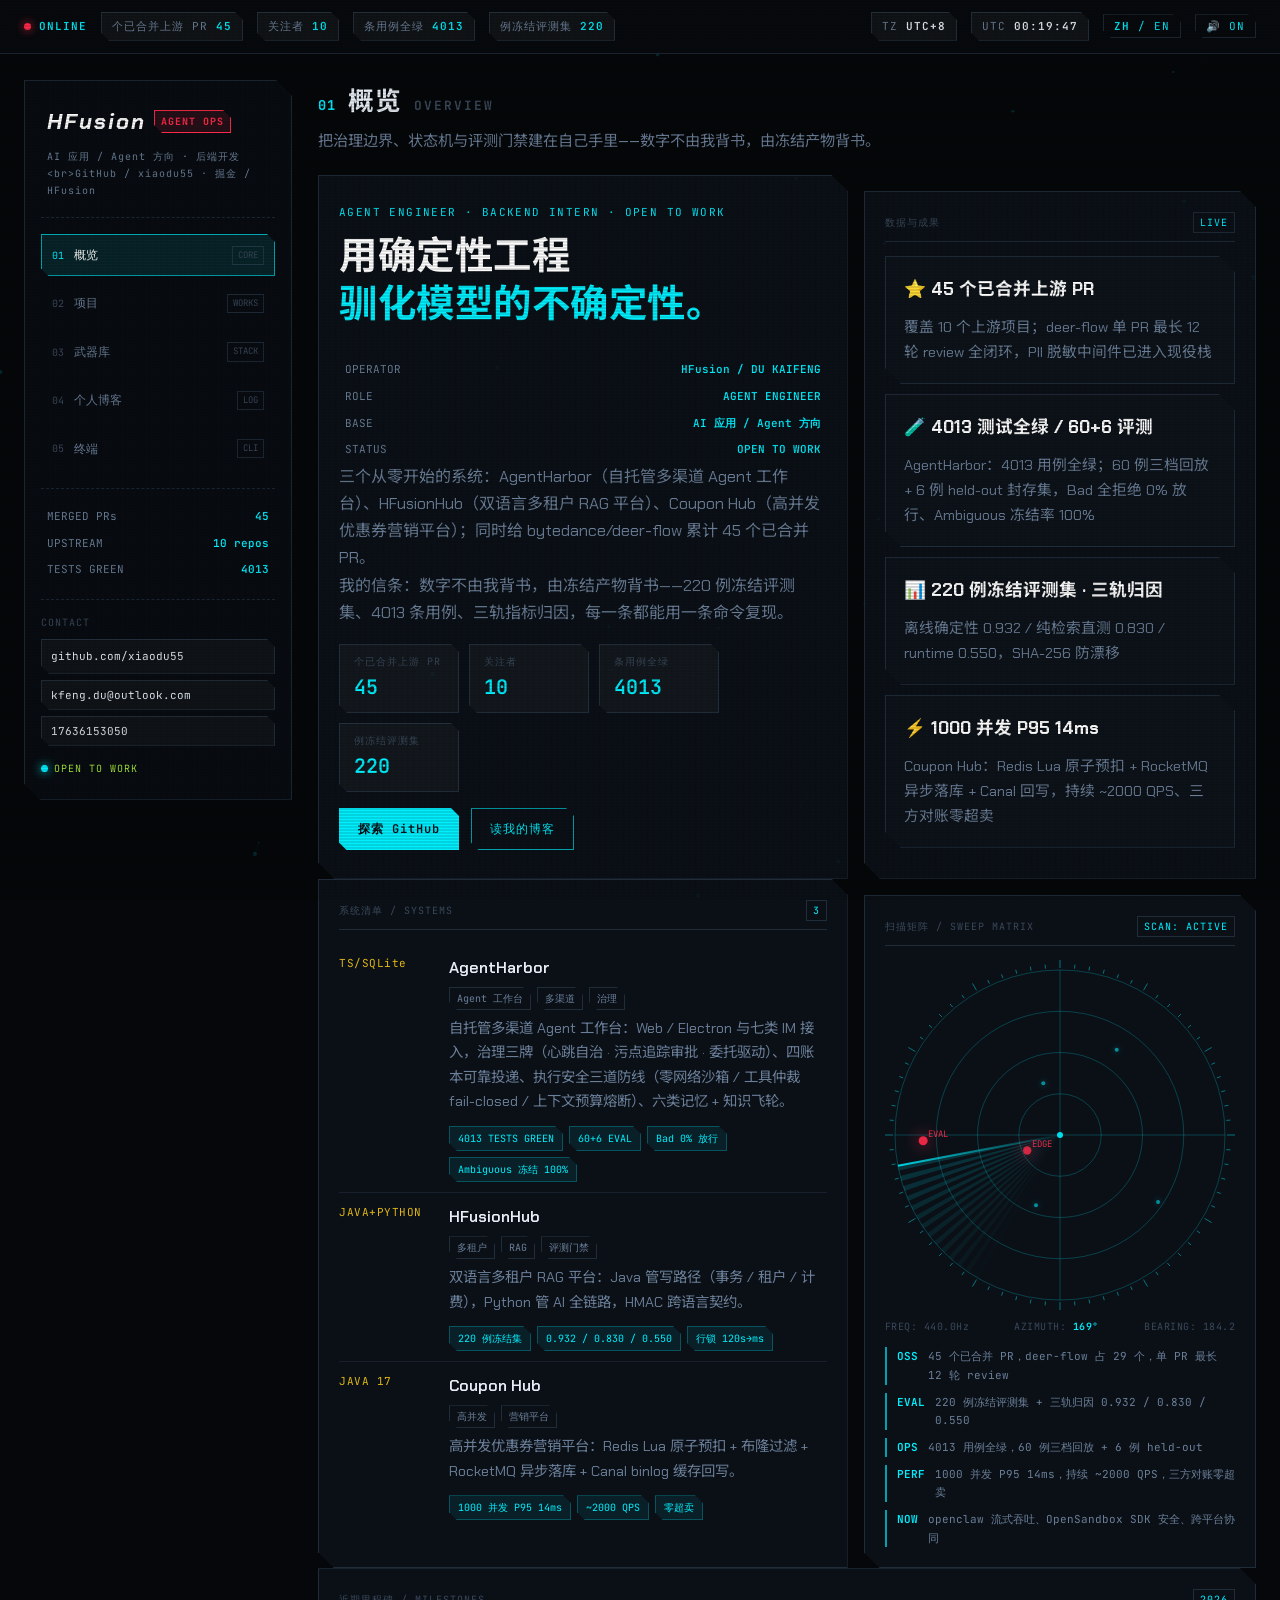
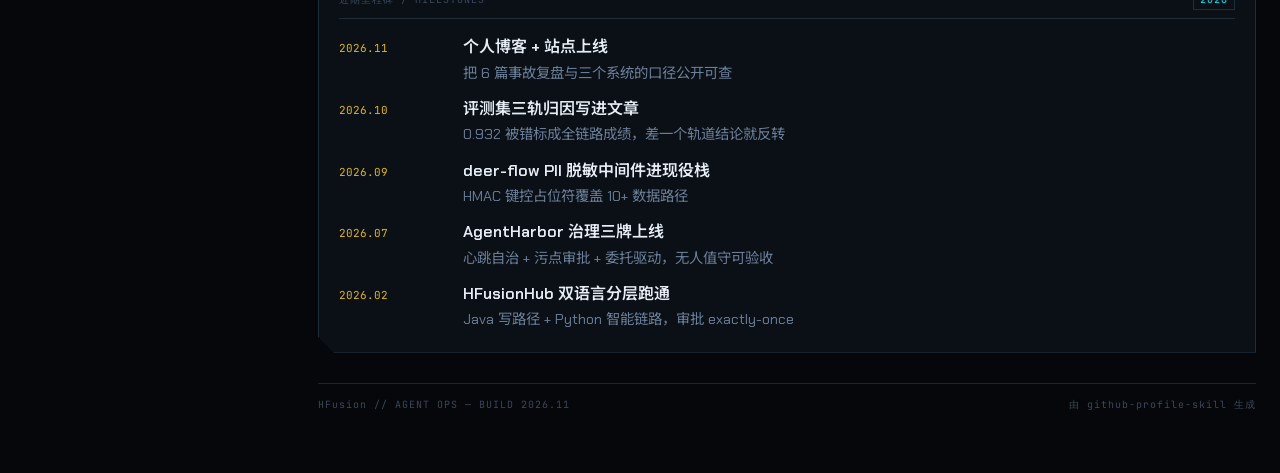
<file: index.html>
<!DOCTYPE html>
<html lang="zh-CN">
<head>
  <meta charset="utf-8">
  <meta name="viewport" content="width=device-width, initial-scale=1.0">
  <title>HFusion | AI 应用 / Agent 方向</title>
  <meta name="description" content="HFusion（杜凯峰 / xiaodu55）的个人站点：Agent 治理、RAG 评测门禁与高并发后端。">
  <meta name="author" content="xiaodu55">
  <link rel="stylesheet" href="assets/site.css">
  <script>try { if (sessionStorage.getItem('hud_booted') === '1') { document.documentElement.className += ' no-boot'; } } catch (e) {}</script>
</head>
<body data-entry="1">
<div class="scanlines" aria-hidden="true"></div>
<canvas id="neuralCanvas" aria-hidden="true"></canvas>

<div class="boot-overlay" id="bootOverlay">
  <div class="boot-box">
    <div class="boot-logo">HFusion // AGENT OPS</div>
    <div class="boot-log" id="bootLog">&gt; booting ...</div>
    <div class="boot-bar-frame"><div class="boot-bar-progress" id="bootProgress"></div></div>
  </div>
</div>

<header class="hud">
  <div class="hud__inner">
    <div class="hud-left">
      <div class="status-badge"><span class="pulse-dot"></span><span>ONLINE</span></div>
      <div class="hud-chip"><span>个已合并上游 PR</span><strong class="cyan"><span data-live="mergedPRs">45</span></strong></div><div class="hud-chip"><span>关注者</span><strong class="cyan"><span data-live="followers">10</span></strong></div><div class="hud-chip"><span>条用例全绿</span><strong class="cyan"><span data-live="testsGreen">4013</span></strong></div><div class="hud-chip"><span>例冻结评测集</span><strong class="cyan"><span data-live="evalCases">220</span></strong></div>
    </div>
    <div class="hud-right">
      <div class="hud-chip"><span>TZ</span><strong>UTC+8</strong></div>
      <div class="hud-chip"><span>UTC</span><strong id="hudClock">00:00:00</strong></div>
      <button class="lang-btn" type="button" id="langToggleBtn"><span class="lang-current" id="langCurrent">ZH</span> / <span id="langAlt">EN</span></button>
      <button class="lang-btn" type="button" id="soundToggleBtn"><span id="soundIcon">🔊</span> <span id="soundStatusText">ON</span></button>
    </div>
  </div>
</header>

<div class="shell">
  <aside class="sidebar">
    <div class="brand-box">
      <div class="brand-title"><span>HFusion</span><span class="tag">AGENT OPS</span></div>
      <div class="brand-sub">AI 应用 / Agent 方向 · 后端开发&lt;br&gt;GitHub / xiaodu55 · 掘金 / HFusion</div>
    </div>
    <ul class="nav-menu">
          <li><a class="nav-btn active" href="index.html"><span class="left-content"><span class="nav-idx">01</span><span class="nav-label" data-bind="nav.overview.label">概览</span></span><span class="nav-tag">CORE</span></a></li>
          <li><a class="nav-btn" href="missions.html"><span class="left-content"><span class="nav-idx">02</span><span class="nav-label" data-bind="nav.missions.label">项目</span></span><span class="nav-tag">WORKS</span></a></li>
          <li><a class="nav-btn" href="arsenal.html"><span class="left-content"><span class="nav-idx">03</span><span class="nav-label" data-bind="nav.arsenal.label">武器库</span></span><span class="nav-tag">STACK</span></a></li>
          <li><a class="nav-btn" href="blog.html"><span class="left-content"><span class="nav-idx">04</span><span class="nav-label" data-bind="nav.blog.label">个人博客</span></span><span class="nav-tag">LOG</span></a></li>
          <li><a class="nav-btn" href="terminal.html"><span class="left-content"><span class="nav-idx">05</span><span class="nav-label" data-bind="nav.terminal.label">终端</span></span><span class="nav-tag">CLI</span></a></li>
    </ul>
    <div class="sidebar-stats">
<div class="stat-row"><span>MERGED PRs</span><span class="stat-val">45</span></div>
<div class="stat-row"><span>UPSTREAM</span><span class="stat-val">10 repos</span></div>
<div class="stat-row"><span>TESTS GREEN</span><span class="stat-val">4013</span></div>
    </div>
    <div class="contact-box">
      <div class="contact-title">CONTACT</div>
<a class="contact-line" href="https://github.com/xiaodu55"><span>github.com/xiaodu55</span></a>
<button class="contact-line" type="button" data-copy-value="kfeng.du@outlook.com" data-copy-msg="已复制"><span>kfeng.du@outlook.com</span></button>
<button class="contact-line" type="button" data-copy-value="17636153050" data-copy-msg="已复制"><span>17636153050</span></button>
    </div>
    <div class="status-open"><span class="pulse-dot" style="background: var(--accent-cyan); box-shadow: 0 0 10px var(--accent-cyan);"></span><span>OPEN TO WORK</span></div>
  </aside>

  <main class="viewport">
<div class="section-title"><span class="idx">01</span><span>概览</span><span class="en">OVERVIEW</span></div><div class="section-sub">把治理边界、状态机与评测门禁建在自己手里——数字不由我背书，由冻结产物背书。</div>
<div class="grid-2">
<section class="panel hero-panel">
<div class="kicker" data-bind="home.hero.tagline">AGENT ENGINEER · BACKEND INTERN · OPEN TO WORK</div>
<h1 class="hero-headline"><span data-bind="home.hero.title">用确定性工程</span><br><span class="hl" data-bind="home.hero.highlight">驯化模型的不确定性。</span></h1>
<div class="operator-file"><div class="stat-row"><span>OPERATOR</span><span class="stat-val">HFusion / DU KAIFENG</span></div><div class="stat-row"><span>ROLE</span><span class="stat-val">AGENT ENGINEER</span></div><div class="stat-row"><span>BASE</span><span class="stat-val">AI 应用 / Agent 方向</span></div><div class="stat-row"><span>STATUS</span><span class="stat-val">OPEN TO WORK</span></div></div>
<p class="hero-manifesto" data-bind="home.hero.paragraph.0">三个从零开始的系统：AgentHarbor（自托管多渠道 Agent 工作台）、HFusionHub（双语言多租户 RAG 平台）、Coupon Hub（高并发优惠券营销平台）；同时给 bytedance/deer-flow 累计 45 个已合并 PR。</p>
<p class="hero-manifesto" data-bind="home.hero.paragraph.1">我的信条：数字不由我背书，由冻结产物背书——220 例冻结评测集、4013 条用例、三轨指标归因，每一条都能用一条命令复现。</p>
<div class="telemetry"><div class="tel-item"><div class="label">个已合并上游 PR</div><div class="value"><span data-live="mergedPRs">45</span></div></div><div class="tel-item"><div class="label">关注者</div><div class="value"><span data-live="followers">10</span></div></div><div class="tel-item"><div class="label">条用例全绿</div><div class="value"><span data-live="testsGreen">4013</span></div></div><div class="tel-item"><div class="label">例冻结评测集</div><div class="value"><span data-live="evalCases">220</span></div></div></div>
<div class="action-row">
<a class="btn-tactical" href="https://github.com/xiaodu55">探索 GitHub</a>
<a class="btn-ghost" href="blog.html">读我的博客</a>
</div>
</section>
<section class="panel">
<div class="card-hud-bar"><span>数据与成果</span><span class="tag">LIVE</span></div>
<div class="mission-card" style="margin-bottom:10px;"><div class="mission-head"><span class="mission-name">⭐ 45 个已合并上游 PR</span></div><div class="mission-desc">覆盖 10 个上游项目；deer-flow 单 PR 最长 12 轮 review 全闭环，PII 脱敏中间件已进入现役栈</div></div>
<div class="mission-card" style="margin-bottom:10px;"><div class="mission-head"><span class="mission-name">🧪 4013 测试全绿 / 60+6 评测</span></div><div class="mission-desc">AgentHarbor：4013 用例全绿；60 例三档回放 + 6 例 held-out 封存集，Bad 全拒绝 0% 放行、Ambiguous 冻结率 100%</div></div>
<div class="mission-card" style="margin-bottom:10px;"><div class="mission-head"><span class="mission-name">📊 220 例冻结评测集 · 三轨归因</span></div><div class="mission-desc">离线确定性 0.932 / 纯检索直测 0.830 / runtime 0.550，SHA-256 防漂移</div></div>
<div class="mission-card" style="margin-bottom:10px;"><div class="mission-head"><span class="mission-name">⚡ 1000 并发 P95 14ms</span></div><div class="mission-desc">Coupon Hub：Redis Lua 原子预扣 + RocketMQ 异步落库 + Canal 回写，持续 ~2000 QPS、三方对账零超卖</div></div>
</section>
</div>
<div class="grid-2">
<section class="panel">
<div class="card-hud-bar"><span>系统清单 / SYSTEMS</span><span class="tag">3</span></div>
<div class="tl-row" style="grid-template-columns:96px 1fr;"><div class="tl-period">TS/SQLite</div><div><div class="tl-title">AgentHarbor</div><div class="mission-tags" style="margin:6px 0;"><span class="mission-tag">Agent 工作台</span><span class="mission-tag">多渠道</span><span class="mission-tag">治理</span></div><div class="tl-body">自托管多渠道 Agent 工作台：Web / Electron 与七类 IM 接入，治理三牌（心跳自治 · 污点追踪审批 · 委托驱动）、四账本可靠投递、执行安全三道防线（零网络沙箱 / 工具仲裁 fail-closed / 上下文预算熔断）、六类记忆 + 知识飞轮。</div><div class="mission-metrics"><span class="metric-chip">4013 TESTS GREEN</span><span class="metric-chip">60+6 EVAL</span><span class="metric-chip">Bad 0% 放行</span><span class="metric-chip">Ambiguous 冻结 100%</span></div></div></div>
<div class="tl-row" style="grid-template-columns:96px 1fr;"><div class="tl-period">JAVA+PYTHON</div><div><div class="tl-title">HFusionHub</div><div class="mission-tags" style="margin:6px 0;"><span class="mission-tag">多租户</span><span class="mission-tag">RAG</span><span class="mission-tag">评测门禁</span></div><div class="tl-body">双语言多租户 RAG 平台：Java 管写路径（事务 / 租户 / 计费），Python 管 AI 全链路，HMAC 跨语言契约。</div><div class="mission-metrics"><span class="metric-chip">220 例冻结集</span><span class="metric-chip">0.932 / 0.830 / 0.550</span><span class="metric-chip">行锁 120s→ms</span></div></div></div>
<div class="tl-row" style="grid-template-columns:96px 1fr;"><div class="tl-period">JAVA 17</div><div><div class="tl-title">Coupon Hub</div><div class="mission-tags" style="margin:6px 0;"><span class="mission-tag">高并发</span><span class="mission-tag">营销平台</span></div><div class="tl-body">高并发优惠券营销平台：Redis Lua 原子预扣 + 布隆过滤 + RocketMQ 异步落库 + Canal binlog 缓存回写。</div><div class="mission-metrics"><span class="metric-chip">1000 并发 P95 14ms</span><span class="metric-chip">~2000 QPS</span><span class="metric-chip">零超卖</span></div></div></div>
</section>
<section class="panel radar-card">
<div class="card-hud-bar"><span>扫描矩阵 / SWEEP MATRIX</span><span class="tag">SCAN: ACTIVE</span></div>
<div class="radar-wrapper"><canvas id="radarCanvas"></canvas></div>
<div class="radar-coords"><span>FREQ: 440.0Hz</span><span>AZIMUTH: <b id="radarAzimuth">032°</b></span><span>BEARING: 184.2</span></div>
<div class="signal-list">
<div class="signal-item"><b>OSS</b><span>45 个已合并 PR，deer-flow 占 29 个，单 PR 最长 12 轮 review</span></div>
<div class="signal-item"><b>EVAL</b><span>220 例冻结评测集 + 三轨归因 0.932 / 0.830 / 0.550</span></div>
<div class="signal-item"><b>OPS</b><span>4013 用例全绿，60 例三档回放 + 6 例 held-out</span></div>
<div class="signal-item"><b>PERF</b><span>1000 并发 P95 14ms，持续 ~2000 QPS，三方对账零超卖</span></div>
<div class="signal-item"><b>NOW</b><span>openclaw 流式吞吐、OpenSandbox SDK 安全、跨平台协同</span></div>
</div>
</section>
</div>
<section class="panel">
<div class="card-hud-bar"><span>近期里程碑 / MILESTONES</span><span class="tag">2026</span></div>
<div class="milestone-list">
<div class="milestone-item"><div class="milestone-when">2026.11</div><div><div class="milestone-what">个人博客 + 站点上线</div><div class="milestone-why">把 6 篇事故复盘与三个系统的口径公开可查</div></div></div>
<div class="milestone-item"><div class="milestone-when">2026.10</div><div><div class="milestone-what">评测集三轨归因写进文章</div><div class="milestone-why">0.932 被错标成全链路成绩，差一个轨道结论就反转</div></div></div>
<div class="milestone-item"><div class="milestone-when">2026.09</div><div><div class="milestone-what">deer-flow PII 脱敏中间件进现役栈</div><div class="milestone-why">HMAC 键控占位符覆盖 10+ 数据路径</div></div></div>
<div class="milestone-item"><div class="milestone-when">2026.07</div><div><div class="milestone-what">AgentHarbor 治理三牌上线</div><div class="milestone-why">心跳自治 + 污点审批 + 委托驱动，无人值守可验收</div></div></div>
<div class="milestone-item"><div class="milestone-when">2026.02</div><div><div class="milestone-what">HFusionHub 双语言分层跑通</div><div class="milestone-why">Java 写路径 + Python 智能链路，审批 exactly-once</div></div></div>
</div></section>
    <div class="footer-hud">
      <span>HFusion // AGENT OPS — BUILD 2026.11</span>
      <span>由 github-profile-skill 生成</span>
    </div>
  </main>
</div>

<nav class="mobile-nav" aria-label="移动端导航">
  <a class="m-nav-btn active" href="index.html"><span class="mi">◈</span><span>概览</span></a>
      <a class="m-nav-btn" href="missions.html"><span class="mi">▣</span><span>项目</span></a>
      <a class="m-nav-btn" href="arsenal.html"><span class="mi">⚙</span><span>武器库</span></a>
      <a class="m-nav-btn" href="blog.html"><span class="mi">✎</span><span>博客</span></a>
      <a class="m-nav-btn" href="terminal.html"><span class="mi">▷</span><span>终端</span></a>
</nav>

<script src="assets/content.js"></script>
<script src="assets/site.js" defer></script>
</body>
</html>
</file>
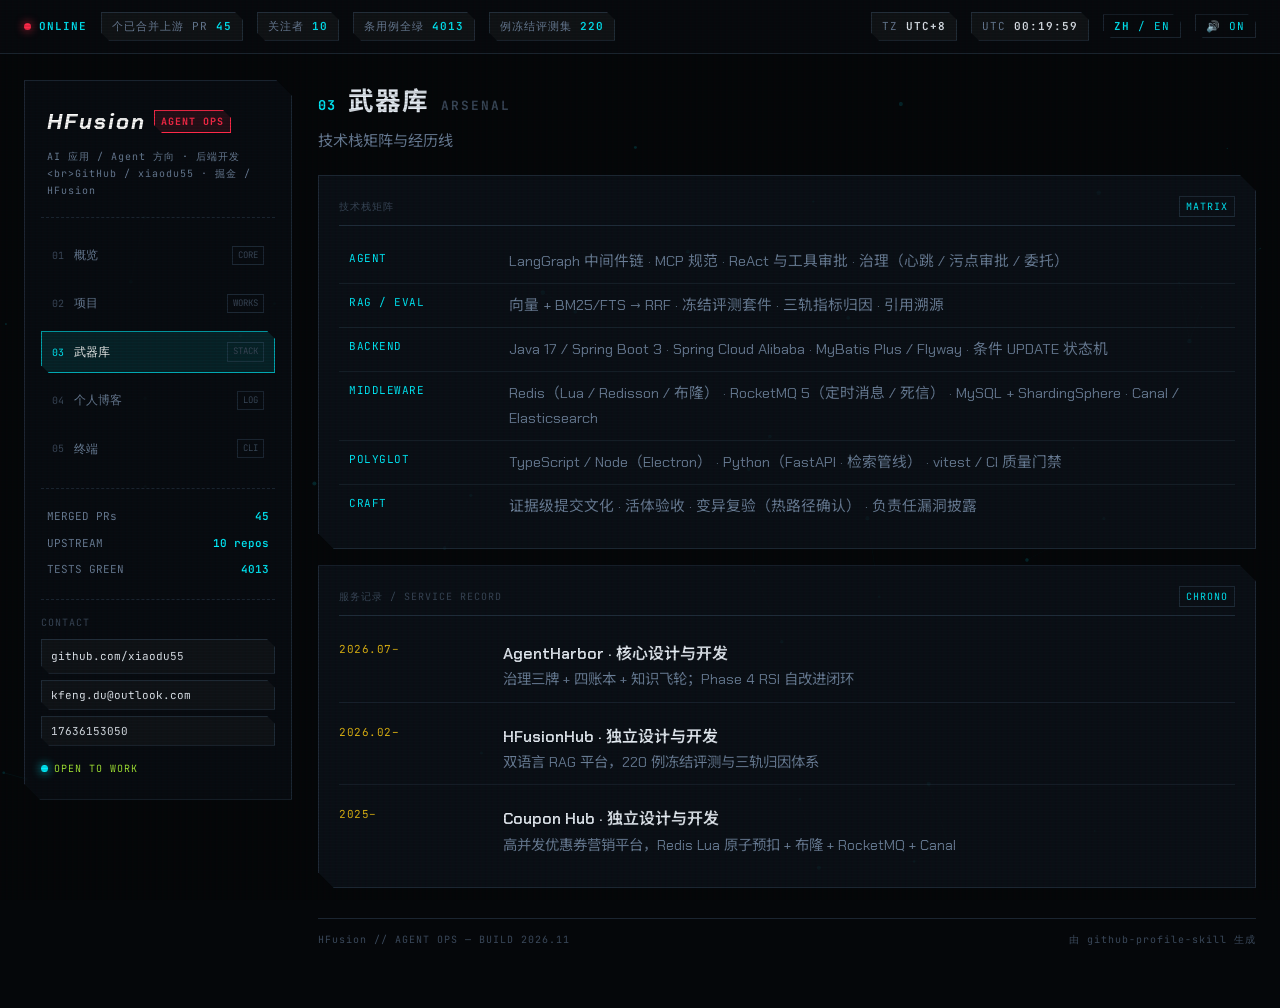
<file: arsenal.html>
<!DOCTYPE html>
<html lang="zh-CN">
<head>
  <meta charset="utf-8">
  <meta name="viewport" content="width=device-width, initial-scale=1.0">
  <title>Arsenal | HFusion | AI 应用 / Agent 方向</title>
  <meta name="description" content="HFusion（杜凯峰 / xiaodu55）的个人站点：Agent 治理、RAG 评测门禁与高并发后端。">
  <meta name="author" content="xiaodu55">
  <link rel="stylesheet" href="assets/site.css">
  <script>try { if (sessionStorage.getItem('hud_booted') === '1') { document.documentElement.className += ' no-boot'; } } catch (e) {}</script>
</head>
<body>
<div class="scanlines" aria-hidden="true"></div>
<canvas id="neuralCanvas" aria-hidden="true"></canvas>

<div class="boot-overlay" id="bootOverlay">
  <div class="boot-box">
    <div class="boot-logo">HFusion // AGENT OPS</div>
    <div class="boot-log" id="bootLog">&gt; booting ...</div>
    <div class="boot-bar-frame"><div class="boot-bar-progress" id="bootProgress"></div></div>
  </div>
</div>

<header class="hud">
  <div class="hud__inner">
    <div class="hud-left">
      <div class="status-badge"><span class="pulse-dot"></span><span>ONLINE</span></div>
      <div class="hud-chip"><span>个已合并上游 PR</span><strong class="cyan"><span data-live="mergedPRs">45</span></strong></div><div class="hud-chip"><span>关注者</span><strong class="cyan"><span data-live="followers">10</span></strong></div><div class="hud-chip"><span>条用例全绿</span><strong class="cyan"><span data-live="testsGreen">4013</span></strong></div><div class="hud-chip"><span>例冻结评测集</span><strong class="cyan"><span data-live="evalCases">220</span></strong></div>
    </div>
    <div class="hud-right">
      <div class="hud-chip"><span>TZ</span><strong>UTC+8</strong></div>
      <div class="hud-chip"><span>UTC</span><strong id="hudClock">00:00:00</strong></div>
      <button class="lang-btn" type="button" id="langToggleBtn"><span class="lang-current" id="langCurrent">ZH</span> / <span id="langAlt">EN</span></button>
      <button class="lang-btn" type="button" id="soundToggleBtn"><span id="soundIcon">🔊</span> <span id="soundStatusText">ON</span></button>
    </div>
  </div>
</header>

<div class="shell">
  <aside class="sidebar">
    <div class="brand-box">
      <div class="brand-title"><span>HFusion</span><span class="tag">AGENT OPS</span></div>
      <div class="brand-sub">AI 应用 / Agent 方向 · 后端开发&lt;br&gt;GitHub / xiaodu55 · 掘金 / HFusion</div>
    </div>
    <ul class="nav-menu">
          <li><a class="nav-btn" href="index.html"><span class="left-content"><span class="nav-idx">01</span><span class="nav-label" data-bind="nav.overview.label">概览</span></span><span class="nav-tag">CORE</span></a></li>
          <li><a class="nav-btn" href="missions.html"><span class="left-content"><span class="nav-idx">02</span><span class="nav-label" data-bind="nav.missions.label">项目</span></span><span class="nav-tag">WORKS</span></a></li>
          <li><a class="nav-btn active" href="arsenal.html"><span class="left-content"><span class="nav-idx">03</span><span class="nav-label" data-bind="nav.arsenal.label">武器库</span></span><span class="nav-tag">STACK</span></a></li>
          <li><a class="nav-btn" href="blog.html"><span class="left-content"><span class="nav-idx">04</span><span class="nav-label" data-bind="nav.blog.label">个人博客</span></span><span class="nav-tag">LOG</span></a></li>
          <li><a class="nav-btn" href="terminal.html"><span class="left-content"><span class="nav-idx">05</span><span class="nav-label" data-bind="nav.terminal.label">终端</span></span><span class="nav-tag">CLI</span></a></li>
    </ul>
    <div class="sidebar-stats">
<div class="stat-row"><span>MERGED PRs</span><span class="stat-val">45</span></div>
<div class="stat-row"><span>UPSTREAM</span><span class="stat-val">10 repos</span></div>
<div class="stat-row"><span>TESTS GREEN</span><span class="stat-val">4013</span></div>
    </div>
    <div class="contact-box">
      <div class="contact-title">CONTACT</div>
<a class="contact-line" href="https://github.com/xiaodu55"><span>github.com/xiaodu55</span></a>
<button class="contact-line" type="button" data-copy-value="kfeng.du@outlook.com" data-copy-msg="已复制"><span>kfeng.du@outlook.com</span></button>
<button class="contact-line" type="button" data-copy-value="17636153050" data-copy-msg="已复制"><span>17636153050</span></button>
    </div>
    <div class="status-open"><span class="pulse-dot" style="background: var(--accent-cyan); box-shadow: 0 0 10px var(--accent-cyan);"></span><span>OPEN TO WORK</span></div>
  </aside>

  <main class="viewport">
<div class="section-title"><span class="idx">03</span><span>武器库</span><span class="en">ARSENAL</span></div><div class="section-sub">技术栈矩阵与经历线</div>
<section class="panel">
<div class="card-hud-bar"><span>技术栈矩阵</span><span class="tag">MATRIX</span></div>
<table class="stack-table"><tbody>
<tr><td>AGENT</td><td>LangGraph 中间件链 · MCP 规范 · ReAct 与工具审批 · 治理（心跳 / 污点审批 / 委托）</td></tr>
<tr><td>RAG / EVAL</td><td>向量 + BM25/FTS → RRF · 冻结评测套件 · 三轨指标归因 · 引用溯源</td></tr>
<tr><td>BACKEND</td><td>Java 17 / Spring Boot 3 · Spring Cloud Alibaba · MyBatis Plus / Flyway · 条件 UPDATE 状态机</td></tr>
<tr><td>MIDDLEWARE</td><td>Redis（Lua / Redisson / 布隆） · RocketMQ 5（定时消息 / 死信） · MySQL + ShardingSphere · Canal / Elasticsearch</td></tr>
<tr><td>POLYGLOT</td><td>TypeScript / Node（Electron） · Python（FastAPI · 检索管线） · vitest / CI 质量门禁</td></tr>
<tr><td>CRAFT</td><td>证据级提交文化 · 活体验收 · 变异复验（热路径确认） · 负责任漏洞披露</td></tr>
</tbody></table></section>
<section class="panel">
<div class="card-hud-bar"><span>服务记录 / SERVICE RECORD</span><span class="tag">CHRONO</span></div>
<div class="timeline">
<div class="tl-row"><div class="tl-period">2026.07–</div><div><div class="tl-title">AgentHarbor · 核心设计与开发</div><div class="tl-body">治理三牌 + 四账本 + 知识飞轮；Phase 4 RSI 自改进闭环</div></div></div>
<div class="tl-row"><div class="tl-period">2026.02–</div><div><div class="tl-title">HFusionHub · 独立设计与开发</div><div class="tl-body">双语言 RAG 平台，220 例冻结评测与三轨归因体系</div></div></div>
<div class="tl-row"><div class="tl-period">2025–</div><div><div class="tl-title">Coupon Hub · 独立设计与开发</div><div class="tl-body">高并发优惠券营销平台，Redis Lua 原子预扣 + 布隆 + RocketMQ + Canal</div></div></div>
</div></section>
    <div class="footer-hud">
      <span>HFusion // AGENT OPS — BUILD 2026.11</span>
      <span>由 github-profile-skill 生成</span>
    </div>
  </main>
</div>

<nav class="mobile-nav" aria-label="移动端导航">
  <a class="m-nav-btn" href="index.html"><span class="mi">◈</span><span>概览</span></a>
      <a class="m-nav-btn" href="missions.html"><span class="mi">▣</span><span>项目</span></a>
      <a class="m-nav-btn active" href="arsenal.html"><span class="mi">⚙</span><span>武器库</span></a>
      <a class="m-nav-btn" href="blog.html"><span class="mi">✎</span><span>博客</span></a>
      <a class="m-nav-btn" href="terminal.html"><span class="mi">▷</span><span>终端</span></a>
</nav>

<script src="assets/content.js"></script>
<script src="assets/site.js" defer></script>
</body>
</html>
</file>
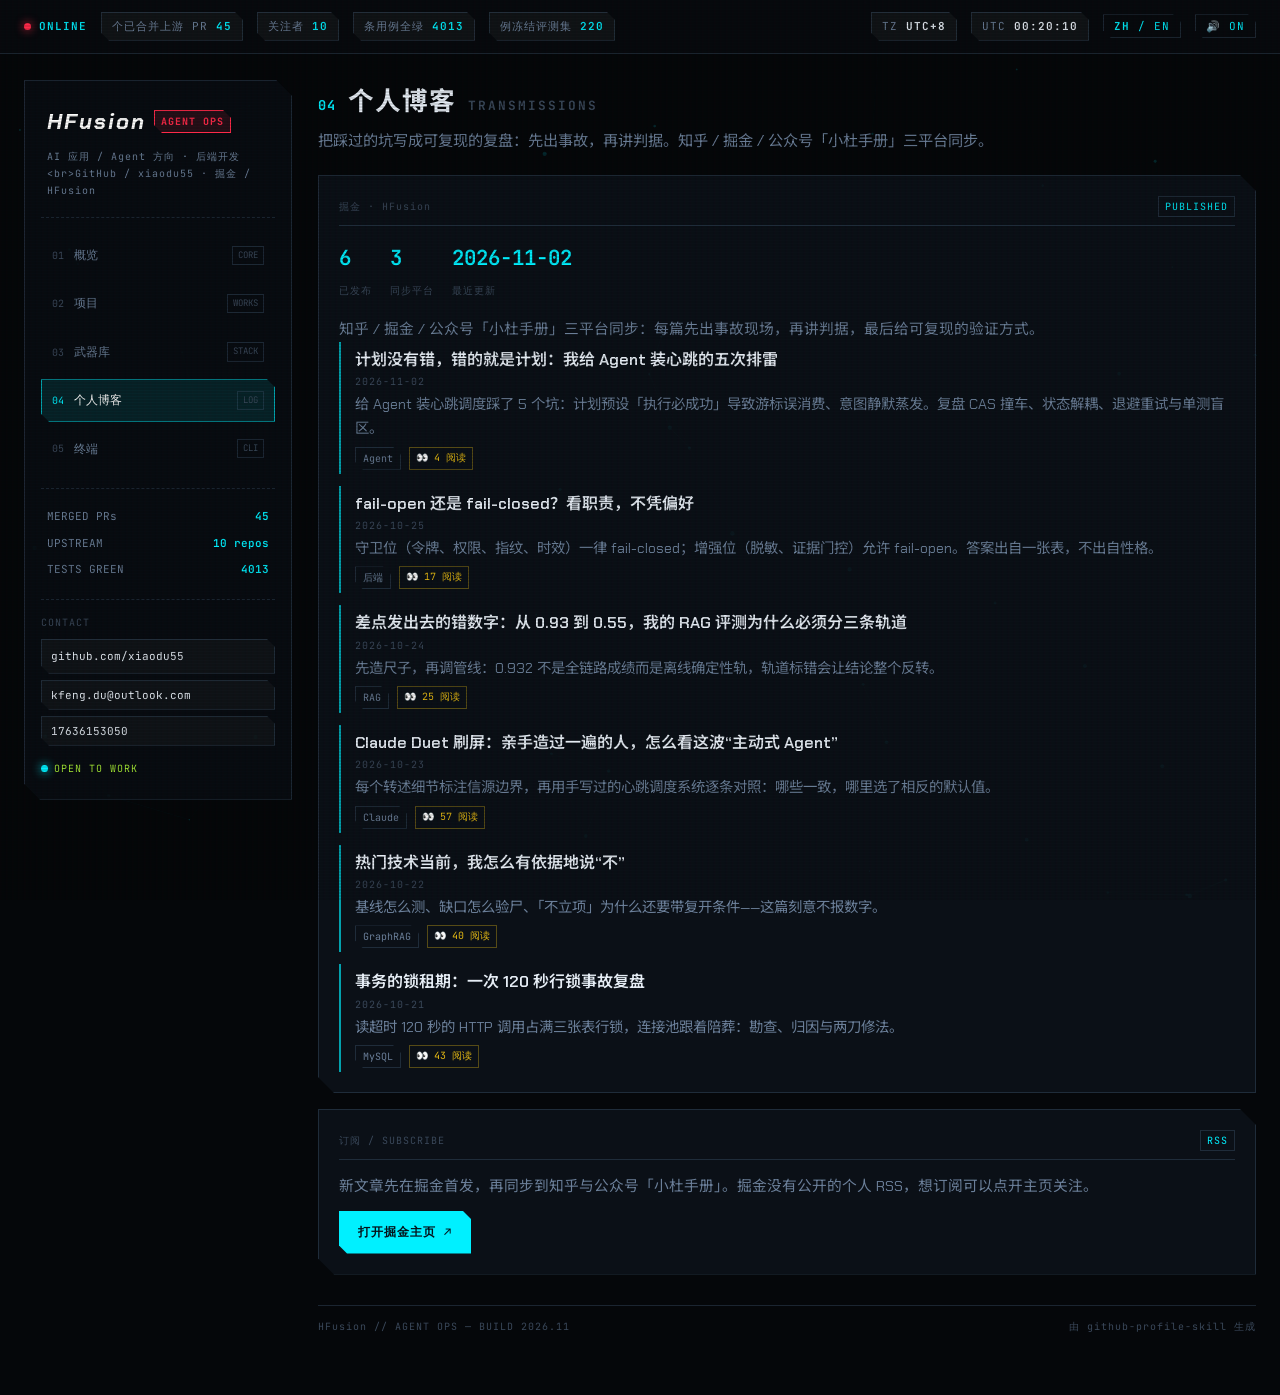
<file: blog.html>
<!DOCTYPE html>
<html lang="zh-CN">
<head>
  <meta charset="utf-8">
  <meta name="viewport" content="width=device-width, initial-scale=1.0">
  <title>Transmissions | HFusion | AI 应用 / Agent 方向</title>
  <meta name="description" content="HFusion（杜凯峰 / xiaodu55）的个人站点：Agent 治理、RAG 评测门禁与高并发后端。">
  <meta name="author" content="xiaodu55">
  <link rel="stylesheet" href="assets/site.css">
  <script>try { if (sessionStorage.getItem('hud_booted') === '1') { document.documentElement.className += ' no-boot'; } } catch (e) {}</script>
</head>
<body>
<div class="scanlines" aria-hidden="true"></div>
<canvas id="neuralCanvas" aria-hidden="true"></canvas>

<div class="boot-overlay" id="bootOverlay">
  <div class="boot-box">
    <div class="boot-logo">HFusion // AGENT OPS</div>
    <div class="boot-log" id="bootLog">&gt; booting ...</div>
    <div class="boot-bar-frame"><div class="boot-bar-progress" id="bootProgress"></div></div>
  </div>
</div>

<header class="hud">
  <div class="hud__inner">
    <div class="hud-left">
      <div class="status-badge"><span class="pulse-dot"></span><span>ONLINE</span></div>
      <div class="hud-chip"><span>个已合并上游 PR</span><strong class="cyan"><span data-live="mergedPRs">45</span></strong></div><div class="hud-chip"><span>关注者</span><strong class="cyan"><span data-live="followers">10</span></strong></div><div class="hud-chip"><span>条用例全绿</span><strong class="cyan"><span data-live="testsGreen">4013</span></strong></div><div class="hud-chip"><span>例冻结评测集</span><strong class="cyan"><span data-live="evalCases">220</span></strong></div>
    </div>
    <div class="hud-right">
      <div class="hud-chip"><span>TZ</span><strong>UTC+8</strong></div>
      <div class="hud-chip"><span>UTC</span><strong id="hudClock">00:00:00</strong></div>
      <button class="lang-btn" type="button" id="langToggleBtn"><span class="lang-current" id="langCurrent">ZH</span> / <span id="langAlt">EN</span></button>
      <button class="lang-btn" type="button" id="soundToggleBtn"><span id="soundIcon">🔊</span> <span id="soundStatusText">ON</span></button>
    </div>
  </div>
</header>

<div class="shell">
  <aside class="sidebar">
    <div class="brand-box">
      <div class="brand-title"><span>HFusion</span><span class="tag">AGENT OPS</span></div>
      <div class="brand-sub">AI 应用 / Agent 方向 · 后端开发&lt;br&gt;GitHub / xiaodu55 · 掘金 / HFusion</div>
    </div>
    <ul class="nav-menu">
          <li><a class="nav-btn" href="index.html"><span class="left-content"><span class="nav-idx">01</span><span class="nav-label" data-bind="nav.overview.label">概览</span></span><span class="nav-tag">CORE</span></a></li>
          <li><a class="nav-btn" href="missions.html"><span class="left-content"><span class="nav-idx">02</span><span class="nav-label" data-bind="nav.missions.label">项目</span></span><span class="nav-tag">WORKS</span></a></li>
          <li><a class="nav-btn" href="arsenal.html"><span class="left-content"><span class="nav-idx">03</span><span class="nav-label" data-bind="nav.arsenal.label">武器库</span></span><span class="nav-tag">STACK</span></a></li>
          <li><a class="nav-btn active" href="blog.html"><span class="left-content"><span class="nav-idx">04</span><span class="nav-label" data-bind="nav.blog.label">个人博客</span></span><span class="nav-tag">LOG</span></a></li>
          <li><a class="nav-btn" href="terminal.html"><span class="left-content"><span class="nav-idx">05</span><span class="nav-label" data-bind="nav.terminal.label">终端</span></span><span class="nav-tag">CLI</span></a></li>
    </ul>
    <div class="sidebar-stats">
<div class="stat-row"><span>MERGED PRs</span><span class="stat-val">45</span></div>
<div class="stat-row"><span>UPSTREAM</span><span class="stat-val">10 repos</span></div>
<div class="stat-row"><span>TESTS GREEN</span><span class="stat-val">4013</span></div>
    </div>
    <div class="contact-box">
      <div class="contact-title">CONTACT</div>
<a class="contact-line" href="https://github.com/xiaodu55"><span>github.com/xiaodu55</span></a>
<button class="contact-line" type="button" data-copy-value="kfeng.du@outlook.com" data-copy-msg="已复制"><span>kfeng.du@outlook.com</span></button>
<button class="contact-line" type="button" data-copy-value="17636153050" data-copy-msg="已复制"><span>17636153050</span></button>
    </div>
    <div class="status-open"><span class="pulse-dot" style="background: var(--accent-cyan); box-shadow: 0 0 10px var(--accent-cyan);"></span><span>OPEN TO WORK</span></div>
  </aside>

  <main class="viewport">
<div class="section-title"><span class="idx">04</span><span>个人博客</span><span class="en">TRANSMISSIONS</span></div><div class="section-sub">把踩过的坑写成可复现的复盘：先出事故，再讲判据。知乎 / 掘金 / 公众号「小杜手册」三平台同步。</div>
<section class="panel">
<div class="card-hud-bar"><span>掘金 · HFusion</span><span class="tag">PUBLISHED</span></div>
<div class="blog-stat-row"><div class="blog-stat"><b>6</b><span>已发布</span></div><div class="blog-stat"><b>3</b><span>同步平台</span></div><div class="blog-stat"><b>2026-11-02</b><span>最近更新</span></div></div>
<p class="mission-desc">知乎 / 掘金 / 公众号「小杜手册」三平台同步：每篇先出事故现场，再讲判据，最后给可复现的验证方式。</p>
<div class="log-list">
<div class="log-item">
<div class="log-title"><a href="https://juejin.cn/post/7703384226859909130">计划没有错，错的就是计划：我给 Agent 装心跳的五次排雷</a></div>
<div class="log-date">2026-11-02</div>
<div class="log-desc">给 Agent 装心跳调度踩了 5 个坑：计划预设「执行必成功」导致游标误消费、意图静默蒸发。复盘 CAS 撞车、状态解耦、退避重试与单测盲区。</div>
<div class="log-links"><span class="mission-tag">Agent</span><span class="view-chip">👀 4 阅读</span></div>
</div>
<div class="log-item">
<div class="log-title"><a href="https://juejin.cn/post/7700156802533146675">fail-open 还是 fail-closed？看职责，不凭偏好</a></div>
<div class="log-date">2026-10-25</div>
<div class="log-desc">守卫位（令牌、权限、指纹、时效）一律 fail-closed；增强位（脱敏、证据门控）允许 fail-open。答案出自一张表，不出自性格。</div>
<div class="log-links"><span class="mission-tag">后端</span><span class="view-chip">👀 17 阅读</span></div>
</div>
<div class="log-item">
<div class="log-title"><a href="https://juejin.cn/post/7699773245550116874">差点发出去的错数字：从 0.93 到 0.55，我的 RAG 评测为什么必须分三条轨道</a></div>
<div class="log-date">2026-10-24</div>
<div class="log-desc">先造尺子，再调管线：0.932 不是全链路成绩而是离线确定性轨，轨道标错会让结论整个反转。</div>
<div class="log-links"><span class="mission-tag">RAG</span><span class="view-chip">👀 25 阅读</span></div>
</div>
<div class="log-item">
<div class="log-title"><a href="https://juejin.cn/post/7699372774716178442">Claude Duet 刷屏：亲手造过一遍的人，怎么看这波“主动式 Agent”</a></div>
<div class="log-date">2026-10-23</div>
<div class="log-desc">每个转述细节标注信源边界，再用手写过的心跳调度系统逐条对照：哪些一致，哪里选了相反的默认值。</div>
<div class="log-links"><span class="mission-tag">Claude</span><span class="view-chip">👀 57 阅读</span></div>
</div>
<div class="log-item">
<div class="log-title"><a href="https://juejin.cn/post/7699019490776121407">热门技术当前，我怎么有依据地说“不”</a></div>
<div class="log-date">2026-10-22</div>
<div class="log-desc">基线怎么测、缺口怎么验尸、「不立项」为什么还要带复开条件——这篇刻意不报数字。</div>
<div class="log-links"><span class="mission-tag">GraphRAG</span><span class="view-chip">👀 40 阅读</span></div>
</div>
<div class="log-item">
<div class="log-title"><a href="https://juejin.cn/post/7698799059633537078">事务的锁租期：一次 120 秒行锁事故复盘</a></div>
<div class="log-date">2026-10-21</div>
<div class="log-desc">读超时 120 秒的 HTTP 调用占满三张表行锁，连接池跟着陪葬：勘查、归因与两刀修法。</div>
<div class="log-links"><span class="mission-tag">MySQL</span><span class="view-chip">👀 43 阅读</span></div>
</div>
</div></section>
<section class="panel">
<div class="card-hud-bar"><span>订阅 / SUBSCRIBE</span><span class="tag">RSS</span></div>
<p class="mission-desc">新文章先在掘金首发，再同步到知乎与公众号「小杜手册」。掘金没有公开的个人 RSS，想订阅可以点开主页关注。</p>
<div class="action-row" style="margin-top:12px;"><a class="btn-tactical" href="https://juejin.cn/user/1335237353931068">打开掘金主页 ↗</a></div>
</section>
    <div class="footer-hud">
      <span>HFusion // AGENT OPS — BUILD 2026.11</span>
      <span>由 github-profile-skill 生成</span>
    </div>
  </main>
</div>

<nav class="mobile-nav" aria-label="移动端导航">
  <a class="m-nav-btn" href="index.html"><span class="mi">◈</span><span>概览</span></a>
      <a class="m-nav-btn" href="missions.html"><span class="mi">▣</span><span>项目</span></a>
      <a class="m-nav-btn" href="arsenal.html"><span class="mi">⚙</span><span>武器库</span></a>
      <a class="m-nav-btn active" href="blog.html"><span class="mi">✎</span><span>博客</span></a>
      <a class="m-nav-btn" href="terminal.html"><span class="mi">▷</span><span>终端</span></a>
</nav>

<script src="assets/content.js"></script>
<script src="assets/site.js" defer></script>
</body>
</html>
</file>
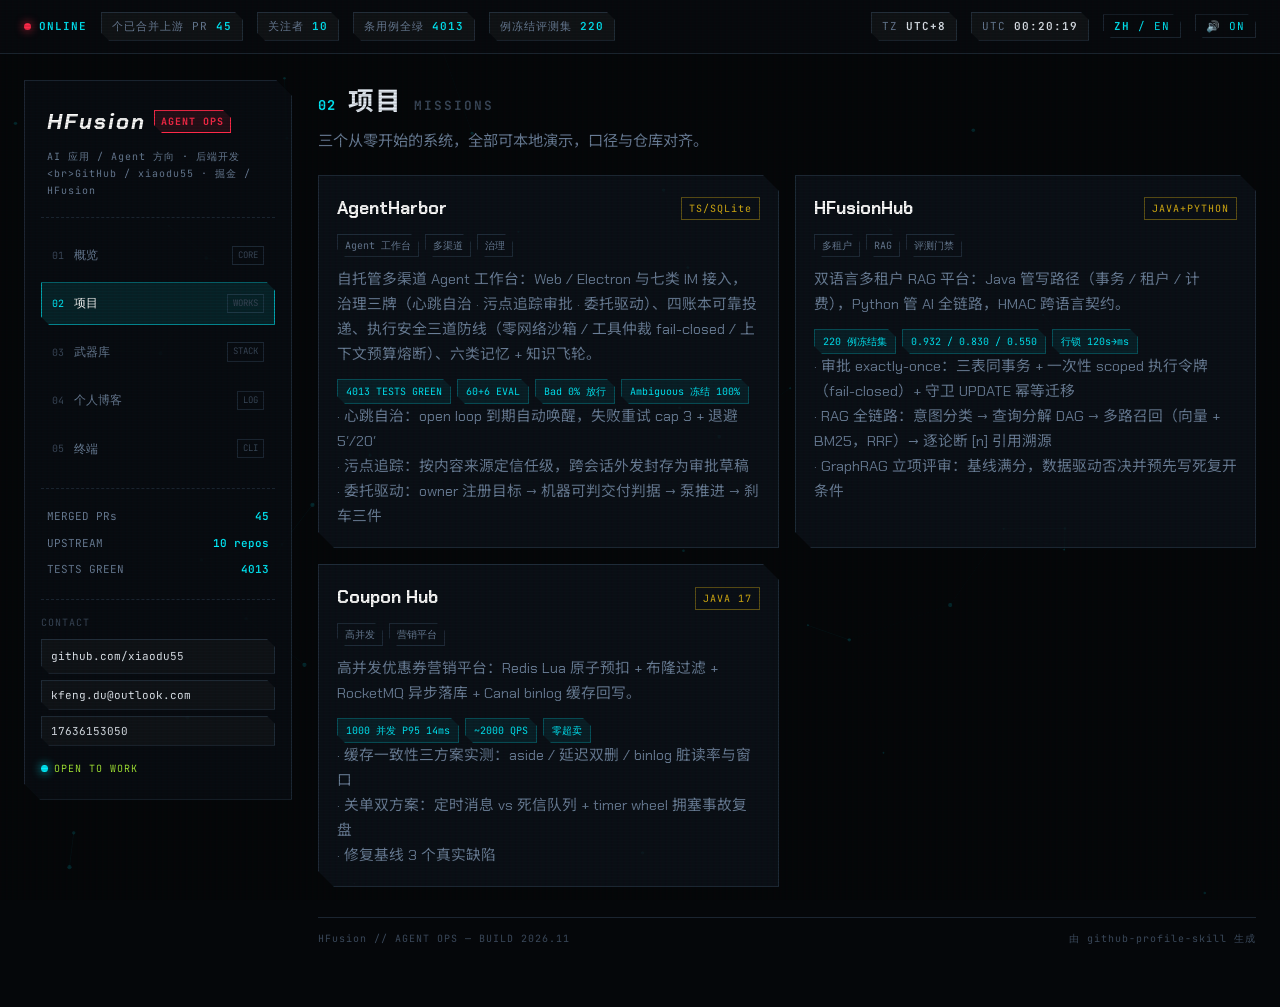
<file: missions.html>
<!DOCTYPE html>
<html lang="zh-CN">
<head>
  <meta charset="utf-8">
  <meta name="viewport" content="width=device-width, initial-scale=1.0">
  <title>Missions | HFusion | AI 应用 / Agent 方向</title>
  <meta name="description" content="HFusion（杜凯峰 / xiaodu55）的个人站点：Agent 治理、RAG 评测门禁与高并发后端。">
  <meta name="author" content="xiaodu55">
  <link rel="stylesheet" href="assets/site.css">
  <script>try { if (sessionStorage.getItem('hud_booted') === '1') { document.documentElement.className += ' no-boot'; } } catch (e) {}</script>
</head>
<body>
<div class="scanlines" aria-hidden="true"></div>
<canvas id="neuralCanvas" aria-hidden="true"></canvas>

<div class="boot-overlay" id="bootOverlay">
  <div class="boot-box">
    <div class="boot-logo">HFusion // AGENT OPS</div>
    <div class="boot-log" id="bootLog">&gt; booting ...</div>
    <div class="boot-bar-frame"><div class="boot-bar-progress" id="bootProgress"></div></div>
  </div>
</div>

<header class="hud">
  <div class="hud__inner">
    <div class="hud-left">
      <div class="status-badge"><span class="pulse-dot"></span><span>ONLINE</span></div>
      <div class="hud-chip"><span>个已合并上游 PR</span><strong class="cyan"><span data-live="mergedPRs">45</span></strong></div><div class="hud-chip"><span>关注者</span><strong class="cyan"><span data-live="followers">10</span></strong></div><div class="hud-chip"><span>条用例全绿</span><strong class="cyan"><span data-live="testsGreen">4013</span></strong></div><div class="hud-chip"><span>例冻结评测集</span><strong class="cyan"><span data-live="evalCases">220</span></strong></div>
    </div>
    <div class="hud-right">
      <div class="hud-chip"><span>TZ</span><strong>UTC+8</strong></div>
      <div class="hud-chip"><span>UTC</span><strong id="hudClock">00:00:00</strong></div>
      <button class="lang-btn" type="button" id="langToggleBtn"><span class="lang-current" id="langCurrent">ZH</span> / <span id="langAlt">EN</span></button>
      <button class="lang-btn" type="button" id="soundToggleBtn"><span id="soundIcon">🔊</span> <span id="soundStatusText">ON</span></button>
    </div>
  </div>
</header>

<div class="shell">
  <aside class="sidebar">
    <div class="brand-box">
      <div class="brand-title"><span>HFusion</span><span class="tag">AGENT OPS</span></div>
      <div class="brand-sub">AI 应用 / Agent 方向 · 后端开发&lt;br&gt;GitHub / xiaodu55 · 掘金 / HFusion</div>
    </div>
    <ul class="nav-menu">
          <li><a class="nav-btn" href="index.html"><span class="left-content"><span class="nav-idx">01</span><span class="nav-label" data-bind="nav.overview.label">概览</span></span><span class="nav-tag">CORE</span></a></li>
          <li><a class="nav-btn active" href="missions.html"><span class="left-content"><span class="nav-idx">02</span><span class="nav-label" data-bind="nav.missions.label">项目</span></span><span class="nav-tag">WORKS</span></a></li>
          <li><a class="nav-btn" href="arsenal.html"><span class="left-content"><span class="nav-idx">03</span><span class="nav-label" data-bind="nav.arsenal.label">武器库</span></span><span class="nav-tag">STACK</span></a></li>
          <li><a class="nav-btn" href="blog.html"><span class="left-content"><span class="nav-idx">04</span><span class="nav-label" data-bind="nav.blog.label">个人博客</span></span><span class="nav-tag">LOG</span></a></li>
          <li><a class="nav-btn" href="terminal.html"><span class="left-content"><span class="nav-idx">05</span><span class="nav-label" data-bind="nav.terminal.label">终端</span></span><span class="nav-tag">CLI</span></a></li>
    </ul>
    <div class="sidebar-stats">
<div class="stat-row"><span>MERGED PRs</span><span class="stat-val">45</span></div>
<div class="stat-row"><span>UPSTREAM</span><span class="stat-val">10 repos</span></div>
<div class="stat-row"><span>TESTS GREEN</span><span class="stat-val">4013</span></div>
    </div>
    <div class="contact-box">
      <div class="contact-title">CONTACT</div>
<a class="contact-line" href="https://github.com/xiaodu55"><span>github.com/xiaodu55</span></a>
<button class="contact-line" type="button" data-copy-value="kfeng.du@outlook.com" data-copy-msg="已复制"><span>kfeng.du@outlook.com</span></button>
<button class="contact-line" type="button" data-copy-value="17636153050" data-copy-msg="已复制"><span>17636153050</span></button>
    </div>
    <div class="status-open"><span class="pulse-dot" style="background: var(--accent-cyan); box-shadow: 0 0 10px var(--accent-cyan);"></span><span>OPEN TO WORK</span></div>
  </aside>

  <main class="viewport">
<div class="section-title"><span class="idx">02</span><span>项目</span><span class="en">MISSIONS</span></div><div class="section-sub">三个从零开始的系统，全部可本地演示，口径与仓库对齐。</div>
<div class="mission-grid">
<article class="mission-card">
<div class="mission-head"><span class="mission-name">AgentHarbor</span><span class="mission-code">TS/SQLite</span></div>
<div class="mission-tags"><span class="mission-tag">Agent 工作台</span><span class="mission-tag">多渠道</span><span class="mission-tag">治理</span></div>
<div class="mission-desc">自托管多渠道 Agent 工作台：Web / Electron 与七类 IM 接入，治理三牌（心跳自治 · 污点追踪审批 · 委托驱动）、四账本可靠投递、执行安全三道防线（零网络沙箱 / 工具仲裁 fail-closed / 上下文预算熔断）、六类记忆 + 知识飞轮。</div>
<div class="mission-metrics"><span class="metric-chip">4013 TESTS GREEN</span><span class="metric-chip">60+6 EVAL</span><span class="metric-chip">Bad 0% 放行</span><span class="metric-chip">Ambiguous 冻结 100%</span></div>
<div class="mission-desc">· 心跳自治：open loop 到期自动唤醒，失败重试 cap 3 + 退避 5′/20′</div>
<div class="mission-desc">· 污点追踪：按内容来源定信任级，跨会话外发封存为审批草稿</div>
<div class="mission-desc">· 委托驱动：owner 注册目标 → 机器可判交付判据 → 泵推进 → 刹车三件</div>
</article>
<article class="mission-card">
<div class="mission-head"><span class="mission-name">HFusionHub</span><span class="mission-code">JAVA+PYTHON</span></div>
<div class="mission-tags"><span class="mission-tag">多租户</span><span class="mission-tag">RAG</span><span class="mission-tag">评测门禁</span></div>
<div class="mission-desc">双语言多租户 RAG 平台：Java 管写路径（事务 / 租户 / 计费），Python 管 AI 全链路，HMAC 跨语言契约。</div>
<div class="mission-metrics"><span class="metric-chip">220 例冻结集</span><span class="metric-chip">0.932 / 0.830 / 0.550</span><span class="metric-chip">行锁 120s→ms</span></div>
<div class="mission-desc">· 审批 exactly-once：三表同事务 + 一次性 scoped 执行令牌（fail-closed）+ 守卫 UPDATE 幂等迁移</div>
<div class="mission-desc">· RAG 全链路：意图分类 → 查询分解 DAG → 多路召回（向量 + BM25，RRF）→ 逐论断 [n] 引用溯源</div>
<div class="mission-desc">· GraphRAG 立项评审：基线满分，数据驱动否决并预先写死复开条件</div>
</article>
<article class="mission-card">
<div class="mission-head"><span class="mission-name">Coupon Hub</span><span class="mission-code">JAVA 17</span></div>
<div class="mission-tags"><span class="mission-tag">高并发</span><span class="mission-tag">营销平台</span></div>
<div class="mission-desc">高并发优惠券营销平台：Redis Lua 原子预扣 + 布隆过滤 + RocketMQ 异步落库 + Canal binlog 缓存回写。</div>
<div class="mission-metrics"><span class="metric-chip">1000 并发 P95 14ms</span><span class="metric-chip">~2000 QPS</span><span class="metric-chip">零超卖</span></div>
<div class="mission-desc">· 缓存一致性三方案实测：aside / 延迟双删 / binlog 脏读率与窗口</div>
<div class="mission-desc">· 关单双方案：定时消息 vs 死信队列 + timer wheel 拥塞事故复盘</div>
<div class="mission-desc">· 修复基线 3 个真实缺陷</div>
</article>
</div>
    <div class="footer-hud">
      <span>HFusion // AGENT OPS — BUILD 2026.11</span>
      <span>由 github-profile-skill 生成</span>
    </div>
  </main>
</div>

<nav class="mobile-nav" aria-label="移动端导航">
  <a class="m-nav-btn" href="index.html"><span class="mi">◈</span><span>概览</span></a>
      <a class="m-nav-btn active" href="missions.html"><span class="mi">▣</span><span>项目</span></a>
      <a class="m-nav-btn" href="arsenal.html"><span class="mi">⚙</span><span>武器库</span></a>
      <a class="m-nav-btn" href="blog.html"><span class="mi">✎</span><span>博客</span></a>
      <a class="m-nav-btn" href="terminal.html"><span class="mi">▷</span><span>终端</span></a>
</nav>

<script src="assets/content.js"></script>
<script src="assets/site.js" defer></script>
</body>
</html>
</file>
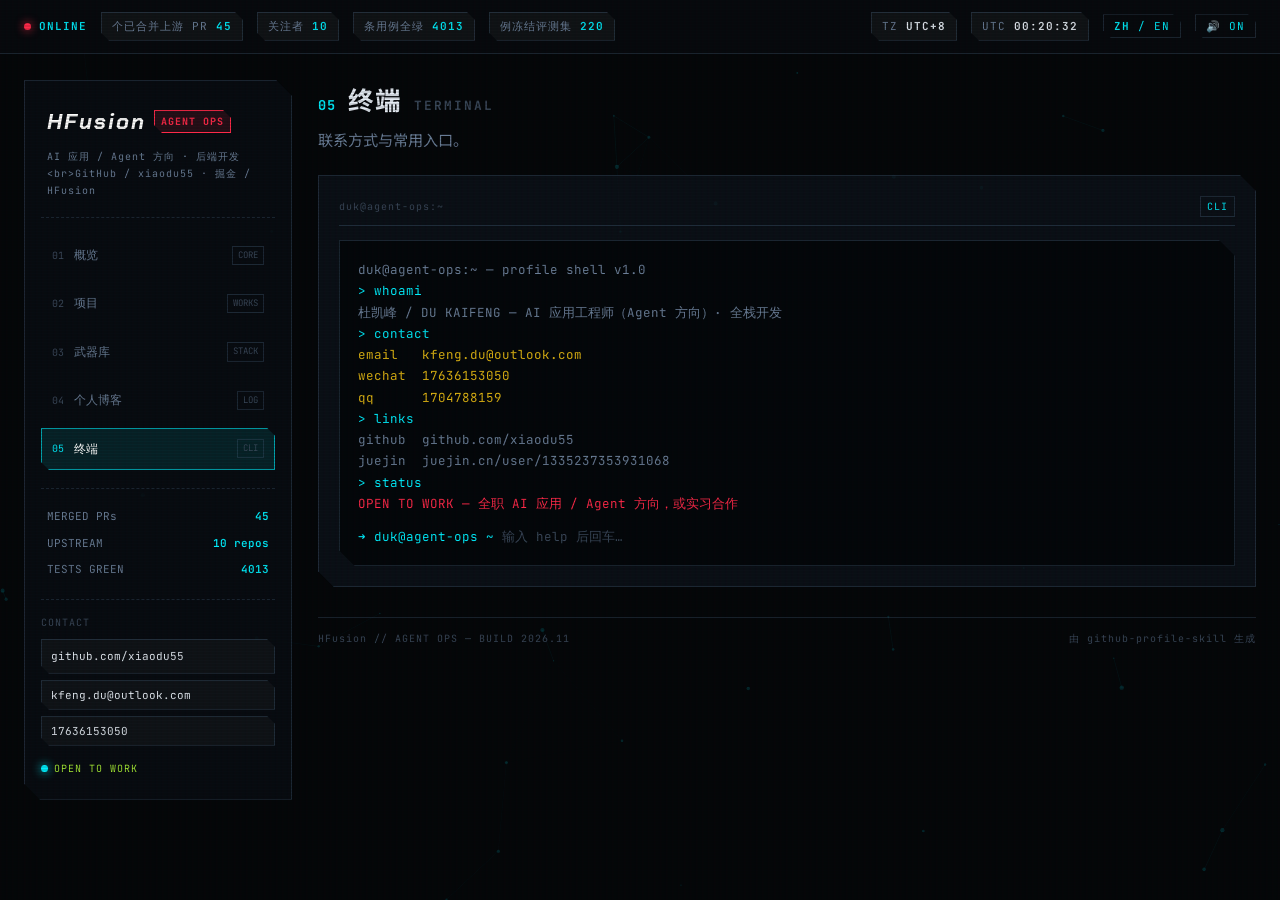
<file: terminal.html>
<!DOCTYPE html>
<html lang="zh-CN">
<head>
  <meta charset="utf-8">
  <meta name="viewport" content="width=device-width, initial-scale=1.0">
  <title>Terminal | HFusion | AI 应用 / Agent 方向</title>
  <meta name="description" content="HFusion（杜凯峰 / xiaodu55）的个人站点：Agent 治理、RAG 评测门禁与高并发后端。">
  <meta name="author" content="xiaodu55">
  <link rel="stylesheet" href="assets/site.css">
  <script>try { if (sessionStorage.getItem('hud_booted') === '1') { document.documentElement.className += ' no-boot'; } } catch (e) {}</script>
</head>
<body>
<div class="scanlines" aria-hidden="true"></div>
<canvas id="neuralCanvas" aria-hidden="true"></canvas>

<div class="boot-overlay" id="bootOverlay">
  <div class="boot-box">
    <div class="boot-logo">HFusion // AGENT OPS</div>
    <div class="boot-log" id="bootLog">&gt; booting ...</div>
    <div class="boot-bar-frame"><div class="boot-bar-progress" id="bootProgress"></div></div>
  </div>
</div>

<header class="hud">
  <div class="hud__inner">
    <div class="hud-left">
      <div class="status-badge"><span class="pulse-dot"></span><span>ONLINE</span></div>
      <div class="hud-chip"><span>个已合并上游 PR</span><strong class="cyan"><span data-live="mergedPRs">45</span></strong></div><div class="hud-chip"><span>关注者</span><strong class="cyan"><span data-live="followers">10</span></strong></div><div class="hud-chip"><span>条用例全绿</span><strong class="cyan"><span data-live="testsGreen">4013</span></strong></div><div class="hud-chip"><span>例冻结评测集</span><strong class="cyan"><span data-live="evalCases">220</span></strong></div>
    </div>
    <div class="hud-right">
      <div class="hud-chip"><span>TZ</span><strong>UTC+8</strong></div>
      <div class="hud-chip"><span>UTC</span><strong id="hudClock">00:00:00</strong></div>
      <button class="lang-btn" type="button" id="langToggleBtn"><span class="lang-current" id="langCurrent">ZH</span> / <span id="langAlt">EN</span></button>
      <button class="lang-btn" type="button" id="soundToggleBtn"><span id="soundIcon">🔊</span> <span id="soundStatusText">ON</span></button>
    </div>
  </div>
</header>

<div class="shell">
  <aside class="sidebar">
    <div class="brand-box">
      <div class="brand-title"><span>HFusion</span><span class="tag">AGENT OPS</span></div>
      <div class="brand-sub">AI 应用 / Agent 方向 · 后端开发&lt;br&gt;GitHub / xiaodu55 · 掘金 / HFusion</div>
    </div>
    <ul class="nav-menu">
          <li><a class="nav-btn" href="index.html"><span class="left-content"><span class="nav-idx">01</span><span class="nav-label" data-bind="nav.overview.label">概览</span></span><span class="nav-tag">CORE</span></a></li>
          <li><a class="nav-btn" href="missions.html"><span class="left-content"><span class="nav-idx">02</span><span class="nav-label" data-bind="nav.missions.label">项目</span></span><span class="nav-tag">WORKS</span></a></li>
          <li><a class="nav-btn" href="arsenal.html"><span class="left-content"><span class="nav-idx">03</span><span class="nav-label" data-bind="nav.arsenal.label">武器库</span></span><span class="nav-tag">STACK</span></a></li>
          <li><a class="nav-btn" href="blog.html"><span class="left-content"><span class="nav-idx">04</span><span class="nav-label" data-bind="nav.blog.label">个人博客</span></span><span class="nav-tag">LOG</span></a></li>
          <li><a class="nav-btn active" href="terminal.html"><span class="left-content"><span class="nav-idx">05</span><span class="nav-label" data-bind="nav.terminal.label">终端</span></span><span class="nav-tag">CLI</span></a></li>
    </ul>
    <div class="sidebar-stats">
<div class="stat-row"><span>MERGED PRs</span><span class="stat-val">45</span></div>
<div class="stat-row"><span>UPSTREAM</span><span class="stat-val">10 repos</span></div>
<div class="stat-row"><span>TESTS GREEN</span><span class="stat-val">4013</span></div>
    </div>
    <div class="contact-box">
      <div class="contact-title">CONTACT</div>
<a class="contact-line" href="https://github.com/xiaodu55"><span>github.com/xiaodu55</span></a>
<button class="contact-line" type="button" data-copy-value="kfeng.du@outlook.com" data-copy-msg="已复制"><span>kfeng.du@outlook.com</span></button>
<button class="contact-line" type="button" data-copy-value="17636153050" data-copy-msg="已复制"><span>17636153050</span></button>
    </div>
    <div class="status-open"><span class="pulse-dot" style="background: var(--accent-cyan); box-shadow: 0 0 10px var(--accent-cyan);"></span><span>OPEN TO WORK</span></div>
  </aside>

  <main class="viewport">
<div class="section-title"><span class="idx">05</span><span>终端</span><span class="en">TERMINAL</span></div><div class="section-sub">联系方式与常用入口。</div>
<section class="panel">
<div class="card-hud-bar"><span>duk@agent-ops:~</span><span class="tag">CLI</span></div>
<div class="terminal">
<div class="term-output" id="termOutput">
<div class="term-line">duk@agent-ops:~ — profile shell v1.0</div>
<div class="term-line"><span class="ok">&gt; whoami</span></div>
<div class="term-line">杜凯峰 / DU KAIFENG — AI 应用工程师（Agent 方向）· 全栈开发</div>
<div class="term-line"><span class="ok">&gt; contact</span></div>
<div class="term-line"><span class="warn">email   kfeng.du@outlook.com</span></div>
<div class="term-line"><span class="warn">wechat  17636153050</span></div>
<div class="term-line"><span class="warn">qq      1704788159</span></div>
<div class="term-line"><span class="ok">&gt; links</span></div>
<div class="term-line">github  github.com/xiaodu55</div>
<div class="term-line">juejin  juejin.cn/user/1335237353931068</div>
<div class="term-line"><span class="ok">&gt; status</span></div>
<div class="term-line"><span class="err">OPEN TO WORK — 全职 AI 应用 / Agent 方向，或实习合作</span></div>
</div>
<div class="term-input"><span>➜</span><span>duk@agent-ops</span><span>~</span><input id="termInput" type="text" autocomplete="off" placeholder="输入 help 后回车…" /></div>
</div></section>
    <div class="footer-hud">
      <span>HFusion // AGENT OPS — BUILD 2026.11</span>
      <span>由 github-profile-skill 生成</span>
    </div>
  </main>
</div>

<nav class="mobile-nav" aria-label="移动端导航">
  <a class="m-nav-btn" href="index.html"><span class="mi">◈</span><span>概览</span></a>
      <a class="m-nav-btn" href="missions.html"><span class="mi">▣</span><span>项目</span></a>
      <a class="m-nav-btn" href="arsenal.html"><span class="mi">⚙</span><span>武器库</span></a>
      <a class="m-nav-btn" href="blog.html"><span class="mi">✎</span><span>博客</span></a>
      <a class="m-nav-btn active" href="terminal.html"><span class="mi">▷</span><span>终端</span></a>
</nav>

<script src="assets/content.js"></script>
<script src="assets/site.js" defer></script>
</body>
</html>
</file>
<file: assets/site.css>
/* HUD 版式 · 由 build_site.py 注入 */
@import url('https://fonts.googleapis.com/css2?family=Chakra+Petch:wght@500;600;700&family=JetBrains+Mono:wght@400;600&family=Noto+Sans+SC:wght@400;500;700&display=swap');

:root {
  --bg-void: #05070a;
  --bg-panel: rgba(10, 14, 20, 0.88);
  --bg-card: rgba(14, 20, 29, 0.75);
  --border-titanium: rgba(70, 95, 125, 0.35);
  --border-bright: rgba(0, 240, 255, 0.65);
  --accent-red: #ff2a4a;
  --accent-cyan: #00f0ff;
  --accent-gold: #e2b714;
  --text-primary: #e6edf5;
  --text-muted: #6b7f99;
  --text-dim: #3a485a;
  --font-mono: 'JetBrains Mono', monospace;
  --font-display: 'Chakra Petch', 'Noto Sans SC', sans-serif;
  --cut-sm: polygon(0 0, calc(100% - 8px) 0, 100% 8px, 100% 100%, 8px 100%, 0 calc(100% - 8px));
  --cut-md: polygon(0 0, calc(100% - 16px) 0, 100% 16px, 100% 100%, 16px 100%, 0 calc(100% - 16px));
}

* { box-sizing: border-box; margin: 0; padding: 0; -webkit-font-smoothing: antialiased; }

body {
  background: var(--bg-void);
  color: var(--text-primary);
  font-family: var(--font-display);
  min-height: 100vh;
  line-height: 1.7;
}

.scanlines {
  position: fixed; inset: 0; z-index: 90; pointer-events: none; opacity: .55;
  background:
    linear-gradient(rgba(18, 16, 16, 0) 50%, rgba(0, 0, 0, .22) 50%),
    linear-gradient(90deg, rgba(255, 0, 0, .025), rgba(0, 255, 0, .012), rgba(0, 0, 0, .025));
  background-size: 100% 3px, 6px 100%;
}

.hud {
  position: sticky; top: 0; z-index: 40;
  background: rgba(8, 11, 16, .92);
  border-bottom: 1px solid var(--border-titanium);
  backdrop-filter: blur(12px);
  font-family: var(--font-mono); font-size: 11px; letter-spacing: 1px;
}
.hud__inner {
  max-width: 1320px; margin: 0 auto; padding: 12px 24px;
  display: flex; align-items: center; gap: 18px; flex-wrap: wrap;
}
.hud-left, .hud-right { display: flex; align-items: center; gap: 14px; flex-wrap: wrap; }
.hud-right { margin-left: auto; }
.status-badge {
  display: flex; align-items: center; gap: 8px;
  color: var(--accent-cyan); text-transform: uppercase; font-weight: 600;
}
.pulse-dot {
  width: 7px; height: 7px; background: var(--accent-red); border-radius: 50%;
  box-shadow: 0 0 10px var(--accent-red); animation: pulse 1.8s infinite ease-in-out;
}
@keyframes pulse { 0%, 100% { transform: scale(.9); opacity: .6; } 50% { transform: scale(1.3); opacity: 1; } }
.hud-chip {
  background: rgba(255, 255, 255, .04); padding: 4px 10px;
  border: 1px solid var(--border-titanium); clip-path: var(--cut-sm);
  display: flex; align-items: center; gap: 8px; color: var(--text-muted);
}
.hud-chip strong { color: var(--text-primary); font-weight: 600; }
.hud-chip strong.cyan { color: var(--accent-cyan); }
.hud-chip strong.gold { color: var(--accent-gold); }

.shell {
  max-width: 1320px; margin: 0 auto; padding: 26px 24px 60px;
  display: grid; grid-template-columns: 268px 1fr; gap: 26px; align-items: start;
}

.sidebar {
  background: var(--bg-panel); border: 1px solid var(--border-titanium);
  clip-path: var(--cut-md); padding: 22px 16px;
  position: sticky; top: 74px;
}
.brand-box { padding: 0 6px 18px; border-bottom: 1px dashed var(--border-titanium); margin-bottom: 16px; }
.brand-title {
  font-size: 22px; font-weight: 700; letter-spacing: 2px; font-style: italic; color: #fff;
  display: flex; align-items: center; gap: 8px; flex-wrap: wrap;
}
.brand-title .tag {
  font-size: 10px; font-family: var(--font-mono); font-style: normal;
  color: var(--accent-red); background: rgba(255, 42, 74, .12);
  border: 1px solid var(--accent-red); padding: 2px 6px; letter-spacing: 1px; clip-path: var(--cut-sm);
}
.brand-sub { font-family: var(--font-mono); font-size: 10px; color: var(--text-muted); margin-top: 8px; letter-spacing: 1px; line-height: 1.7; }
.nav-menu { list-style: none; display: flex; flex-direction: column; gap: 6px; }
.nav-btn {
  width: 100%; display: flex; align-items: center; justify-content: space-between;
  background: transparent; border: 1px solid transparent; color: var(--text-muted);
  font-family: var(--font-mono); font-size: 12px; padding: 10px; cursor: pointer;
  clip-path: var(--cut-sm); transition: all .18s ease; text-align: left; text-decoration: none;
}
.nav-btn .left-content { display: flex; align-items: center; gap: 10px; }
.nav-idx { color: var(--text-dim); font-size: 10px; }
.nav-tag { font-size: 9px; color: var(--text-dim); border: 1px solid var(--border-titanium); padding: 1px 5px; }
.nav-btn:hover { color: var(--text-primary); background: rgba(0, 240, 255, .06); border-color: var(--border-titanium); }
.nav-btn.active { color: #fff; background: rgba(0, 240, 255, .1); border-color: var(--border-bright); }
.nav-btn.active .nav-idx { color: var(--accent-cyan); }

.sidebar-stats { margin-top: 18px; border-top: 1px dashed var(--border-titanium); padding-top: 14px; }
.stat-row { display: flex; justify-content: space-between; font-family: var(--font-mono); font-size: 11px; padding: 4px 6px; color: var(--text-muted); }
.stat-val { color: var(--accent-cyan); font-weight: 600; }

.contact-box { margin-top: 16px; border-top: 1px dashed var(--border-titanium); padding-top: 14px; }
.contact-title { font-family: var(--font-mono); font-size: 10px; letter-spacing: 1px; color: var(--text-dim); margin-bottom: 8px; }
.contact-line {
  display: flex; align-items: center; gap: 8px; width: 100%;
  background: rgba(255, 255, 255, .03); border: 1px solid var(--border-titanium);
  color: var(--text-primary); font-family: var(--font-mono); font-size: 11px;
  padding: 7px 9px; margin-bottom: 6px; clip-path: var(--cut-sm); cursor: pointer;
  text-decoration: none; transition: all .18s ease;
}
.contact-line:hover { border-color: var(--accent-cyan); color: var(--accent-cyan); background: rgba(0, 240, 255, .07); }
.status-open { margin-top: 14px; font-family: var(--font-mono); font-size: 10px; letter-spacing: 1px; color: var(--accent-lime, #a3e635); display: flex; align-items: center; gap: 6px; }

.viewport { min-width: 0; }

.section-title { font-size: 1.6rem; font-weight: 700; letter-spacing: 1px; display: flex; align-items: baseline; gap: 12px; }
.section-title .idx { font-family: var(--font-mono); font-size: .85rem; color: var(--accent-cyan); }
.section-title .en { font-family: var(--font-mono); font-size: .8rem; color: var(--text-dim); letter-spacing: 2px; }
.section-sub { color: var(--text-muted); font-size: .95rem; margin: 6px 0 20px; }

.panel {
  background: var(--bg-card); border: 1px solid var(--border-titanium);
  clip-path: var(--cut-md); padding: 20px;
}
.panel + .panel { margin-top: 16px; }
.card-hud-bar {
  display: flex; align-items: center; justify-content: space-between;
  font-family: var(--font-mono); font-size: 10px; letter-spacing: 1px;
  color: var(--text-dim); border-bottom: 1px solid var(--border-titanium);
  padding-bottom: 8px; margin-bottom: 14px;
}
.card-hud-bar .tag { color: var(--accent-cyan); border: 1px solid var(--border-titanium); padding: 1px 6px; }

.kicker { font-family: var(--font-mono); font-size: 11px; letter-spacing: 1.4px; color: var(--accent-cyan); text-transform: uppercase; }
.hero-headline {
  font-size: 2.4rem; font-weight: 700; line-height: 1.25; letter-spacing: .5px;
  margin: 10px 0 12px; color: #fff;
}
.hero-headline .hl { color: var(--accent-cyan); }
.hero-manifesto { color: var(--text-muted); font-size: 1rem; max-width: 68ch; }
.hero-manifesto b { color: var(--text-primary); font-weight: 600; }

.telemetry { display: flex; flex-wrap: wrap; gap: 10px; margin: 18px 0 16px; }
.tel-item {
  border: 1px solid var(--border-titanium); background: rgba(255, 255, 255, .03);
  clip-path: var(--cut-sm); padding: 8px 14px; min-width: 120px;
}
.tel-item .label { font-family: var(--font-mono); font-size: 10px; letter-spacing: 1px; color: var(--text-dim); text-transform: uppercase; }
.tel-item .value { font-family: var(--font-mono); font-size: 1.25rem; font-weight: 600; color: var(--accent-cyan); }

.action-row { display: flex; gap: 12px; flex-wrap: wrap; }
.btn-tactical, .btn-ghost {
  display: inline-flex; align-items: center; gap: 8px; cursor: pointer;
  font-family: var(--font-mono); font-size: 12px; letter-spacing: 1px; text-decoration: none;
  padding: 10px 18px; clip-path: var(--cut-sm); transition: all .18s ease; border: 1px solid transparent;
}
.btn-tactical { background: var(--accent-cyan); color: #04121a; font-weight: 600; }
.btn-tactical:hover { box-shadow: 0 0 18px rgba(0, 240, 255, .35); }
.btn-ghost { background: transparent; color: var(--accent-cyan); border-color: var(--border-bright); }
.btn-ghost:hover { background: rgba(0, 240, 255, .1); }

.grid-2 { display: grid; grid-template-columns: 1.35fr 1fr; gap: 16px; }
@media (max-width: 980px) { .grid-2 { grid-template-columns: 1fr; } .shell { grid-template-columns: 1fr; } .sidebar { position: static; } }

.mission-grid { display: grid; grid-template-columns: repeat(auto-fit, minmax(320px, 1fr)); gap: 16px; }
.mission-card {
  background: var(--bg-card); border: 1px solid var(--border-titanium);
  clip-path: var(--cut-md); padding: 18px;
}
.mission-head { display: flex; align-items: center; justify-content: space-between; gap: 10px; margin-bottom: 10px; }
.mission-name { font-size: 1.1rem; font-weight: 700; color: #fff; }
.mission-code { font-family: var(--font-mono); font-size: 10px; letter-spacing: 1px; color: var(--accent-gold); border: 1px solid rgba(226, 183, 20, .4); padding: 2px 7px; }
.mission-tags { display: flex; flex-wrap: wrap; gap: 6px; margin-bottom: 10px; }
.mission-tag { font-family: var(--font-mono); font-size: 10px; color: var(--text-muted); border: 1px solid var(--border-titanium); padding: 2px 7px; clip-path: var(--cut-sm); }
.mission-desc { color: var(--text-muted); font-size: .92rem; }
.mission-desc b { color: var(--text-primary); font-weight: 600; }
.mission-metrics { display: flex; flex-wrap: wrap; gap: 6px; margin-top: 12px; }
.metric-chip {
  font-family: var(--font-mono); font-size: 10px; color: var(--accent-cyan);
  background: rgba(0, 240, 255, .07); border: 1px solid rgba(0, 240, 255, .25);
  padding: 3px 8px; clip-path: var(--cut-sm);
}

.stack-table { width: 100%; border-collapse: collapse; font-size: .92rem; }
.stack-table td { padding: 9px 10px; border-bottom: 1px solid rgba(70, 95, 125, .22); vertical-align: top; color: var(--text-muted); }
.stack-table td:first-child { font-family: var(--font-mono); font-size: 11px; color: var(--accent-cyan); white-space: nowrap; width: 160px; letter-spacing: .5px; }
.stack-table tr:last-child td { border-bottom: none; }

.timeline { display: grid; gap: 10px; }
.tl-row { display: grid; grid-template-columns: 150px 1fr; gap: 14px; padding: 10px 0; border-bottom: 1px solid rgba(70, 95, 125, .2); }
.tl-row:last-child { border-bottom: none; }
.tl-period { font-family: var(--font-mono); font-size: 11px; color: var(--accent-gold); letter-spacing: .5px; }
.tl-title { color: var(--text-primary); font-weight: 600; }
.tl-body { color: var(--text-muted); font-size: .9rem; }

.log-list { display: grid; gap: 12px; }
.log-item { border-left: 2px solid var(--border-bright); padding: 4px 0 4px 14px; }
.log-title { color: var(--text-primary); font-weight: 600; font-size: 1rem; }
.log-title a { color: inherit; text-decoration: none; }
.log-title a:hover { color: var(--accent-cyan); }
.log-date { font-family: var(--font-mono); font-size: 10px; color: var(--text-dim); letter-spacing: 1px; }
.log-desc { color: var(--text-muted); font-size: .9rem; margin-top: 2px; }
.log-links { display: flex; gap: 8px; margin-top: 6px; flex-wrap: wrap; }
.log-link { font-family: var(--font-mono); font-size: 10px; color: var(--text-muted); border: 1px solid var(--border-titanium); padding: 2px 8px; text-decoration: none; clip-path: var(--cut-sm); }
.log-link:hover { color: var(--accent-cyan); border-color: var(--accent-cyan); }

.terminal {
  background: #04070b; border: 1px solid var(--border-titanium);
  clip-path: var(--cut-md); padding: 18px; font-family: var(--font-mono); font-size: 12.5px;
}
.term-line { color: var(--text-muted); white-space: pre-wrap; }
.term-line .ok { color: var(--accent-cyan); }
.term-line .warn { color: var(--accent-gold); }
.term-line .err { color: var(--accent-red); }
.term-input { display: flex; align-items: center; gap: 8px; margin-top: 12px; color: var(--accent-cyan); }
.term-input input {
  flex: 1; background: transparent; border: none; outline: none;
  color: var(--text-primary); font-family: var(--font-mono); font-size: 12.5px;
}

/* ---- 启动序列 ---- */
.boot-overlay {
  position: fixed; inset: 0; z-index: 200; background: var(--bg-void);
  display: flex; align-items: center; justify-content: center;
  transition: opacity .5s ease; font-family: var(--font-mono);
}
.boot-overlay.done { opacity: 0; pointer-events: none; }
html.no-boot .boot-overlay { display: none; }
.boot-box { width: min(520px, 84vw); }
.boot-logo { font-size: 24px; font-weight: 700; letter-spacing: 3px; font-style: italic; margin-bottom: 16px; color: #fff; }
.boot-log { font-size: 11px; color: var(--text-muted); height: 16px; margin-bottom: 10px; letter-spacing: .5px; }
.boot-log b { color: var(--accent-cyan); font-weight: 500; }
.boot-bar-frame { height: 8px; border: 1px solid var(--border-titanium); clip-path: var(--cut-sm); padding: 1px; }
.boot-bar-progress { height: 100%; width: 0%; background: linear-gradient(90deg, var(--accent-cyan), var(--accent-red)); transition: width .25s ease; }

/* ---- 背景与雷达 ---- */
#neuralCanvas { position: fixed; inset: 0; z-index: 0; width: 100%; height: 100%; pointer-events: none; opacity: .45; }
.shell { position: relative; z-index: 10; }
.radar-card { display: flex; flex-direction: column; }
.radar-wrapper { position: relative; aspect-ratio: 1 / 1; max-height: 380px; }
#radarCanvas { width: 100%; height: 100%; display: block; }
.signal-list { display: grid; gap: 8px; margin-top: 12px; }
.signal-item {
  display: flex; gap: 10px; align-items: baseline;
  font-family: var(--font-mono); font-size: 11px; color: var(--text-muted);
  border-left: 2px solid var(--border-bright); padding-left: 10px;
}
.signal-item b { color: var(--accent-cyan); font-weight: 600; }
.milestone-list { display: grid; gap: 10px; }
.milestone-item { display: grid; grid-template-columns: 110px 1fr; gap: 14px; align-items: baseline; }
.milestone-when { font-family: var(--font-mono); font-size: 11px; color: var(--accent-gold); }
.milestone-what { color: var(--text-primary); font-weight: 600; }
.milestone-why { color: var(--text-muted); font-size: .9rem; }
.blog-stat-row { display: flex; flex-wrap: wrap; gap: 18px; margin-bottom: 14px; }
.blog-stat { font-family: var(--font-mono); }
.blog-stat b { display: block; font-size: 1.3rem; color: var(--accent-cyan); font-weight: 600; }
.blog-stat span { font-size: 10px; letter-spacing: 1px; color: var(--text-dim); }
.view-chip { font-family: var(--font-mono); font-size: 10px; color: var(--accent-gold); border: 1px solid rgba(226, 183, 20, .35); padding: 1px 6px; }

/* 首屏：内容上下居中，文字保持左对齐 */
.hero-panel { display: flex; flex-direction: column; justify-content: center; }
.hero-panel .operator-file { margin-top: 16px; }

.radar-coords { display: flex; justify-content: space-between; font-family: var(--font-mono); font-size: 10px; color: var(--text-dim); margin-top: 8px; letter-spacing: .5px; }
.radar-coords b { color: var(--accent-cyan); font-weight: 600; }

/* ---- 终端输入 ---- */
.term-output { max-height: 320px; overflow-y: auto; }
.term-input { display: flex; align-items: center; gap: 8px; margin-top: 12px; color: var(--accent-cyan); }
.term-input input {
  flex: 1; background: transparent; border: none; outline: none;
  color: var(--text-primary); font-family: var(--font-mono); font-size: 12.5px;
}
.term-input input::placeholder { color: var(--text-dim); }

/* ---- 双语切换 ---- */
.lang-btn {
  cursor: pointer; background: transparent; border: 1px solid var(--border-titanium);
  color: var(--accent-cyan); font-family: var(--font-mono); font-size: 11px;
  padding: 4px 10px; clip-path: var(--cut-sm); letter-spacing: 1px; transition: all .18s ease;
}
.lang-btn:hover { background: rgba(0, 240, 255, .12); }
.lang-current { color: var(--accent-cyan); font-weight: 600; }


/* ---- 移动端 ---- */
.mobile-nav { display: none; }
@media (max-width: 880px) {
  body { padding-bottom: 68px; }
  .hud__inner { padding: 10px 14px; gap: 10px; }
  .hud-left, .hud-right { gap: 8px; }
  .hud-chip { padding: 3px 8px; font-size: 10px; }
  .hud-chip[data-optional] { display: none; }
  .shell { grid-template-columns: 1fr; padding: 18px 14px 40px; gap: 16px; }
  .sidebar { position: static; padding: 16px 14px; clip-path: var(--cut-sm); }
  .sidebar .nav-menu { display: none; }
  .sidebar .contact-box { margin-top: 12px; padding-top: 10px; }
  .grid-2 { grid-template-columns: 1fr; }
  .mission-grid { grid-template-columns: 1fr; }
  .hero-headline { font-size: 1.65rem; }
  .section-title { font-size: 1.25rem; gap: 8px; }
  .section-sub { font-size: .88rem; margin-bottom: 14px; }
  .panel { padding: 16px; }
  .telemetry { gap: 8px; }
  .tel-item { min-width: 96px; padding: 7px 11px; }
  .tel-item .value { font-size: 1.1rem; }
  .radar-wrapper { max-height: 260px; }
  .radar-coords { font-size: 9px; }
  .stack-table td { display: block; padding: 6px 0; }
  .stack-table td:first-child { width: auto; padding-bottom: 0; }
  .tl-row { grid-template-columns: 1fr; gap: 4px; }
  .milestone-item { grid-template-columns: 1fr; gap: 4px; }
  .log-links { gap: 6px; }
  .term-output { max-height: 240px; }
  .footer-hud { flex-direction: column; gap: 4px; }

  .mobile-nav {
    display: flex; position: fixed; left: 0; right: 0; bottom: 0; z-index: 60;
    background: rgba(8, 11, 16, .96); border-top: 1px solid var(--border-titanium);
    backdrop-filter: blur(14px); padding: 6px 4px calc(6px + env(safe-area-inset-bottom));
  }
  .m-nav-btn {
    flex: 1; display: flex; flex-direction: column; align-items: center; gap: 2px;
    background: transparent; border: none; color: var(--text-muted);
    font-family: var(--font-mono); font-size: 9px; letter-spacing: .5px;
    padding: 6px 2px; cursor: pointer; text-decoration: none; clip-path: var(--cut-sm);
  }
  .m-nav-btn .mi { font-size: 15px; line-height: 1.1; }
  .m-nav-btn.active { color: var(--accent-cyan); background: rgba(0, 240, 255, .1); }
}
@media (min-width: 881px) {
  .mobile-nav { display: none !important; }
}

.footer-hud {
  border-top: 1px solid var(--border-titanium); margin-top: 30px; padding-top: 12px;
  font-family: var(--font-mono); font-size: 10px; letter-spacing: 1px; color: var(--text-dim);
  display: flex; justify-content: space-between; gap: 12px; flex-wrap: wrap;
}
</file>
